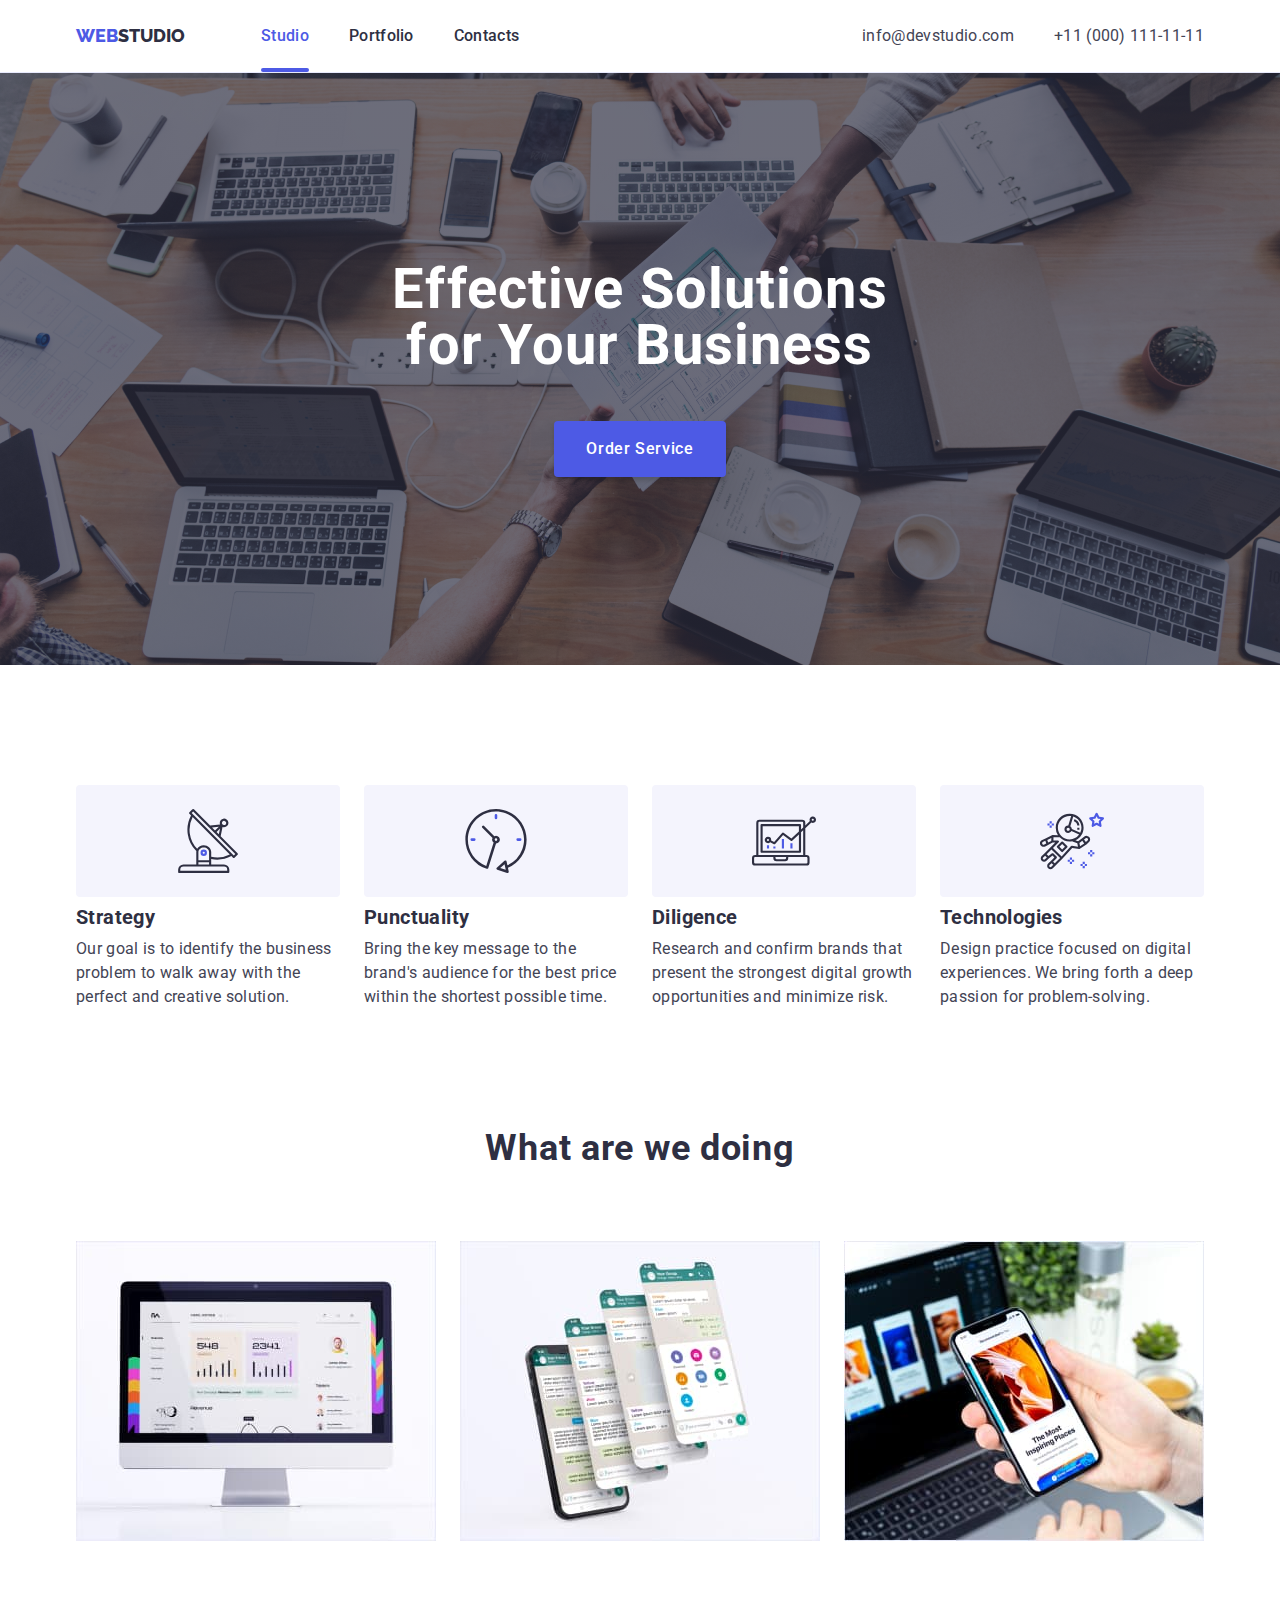
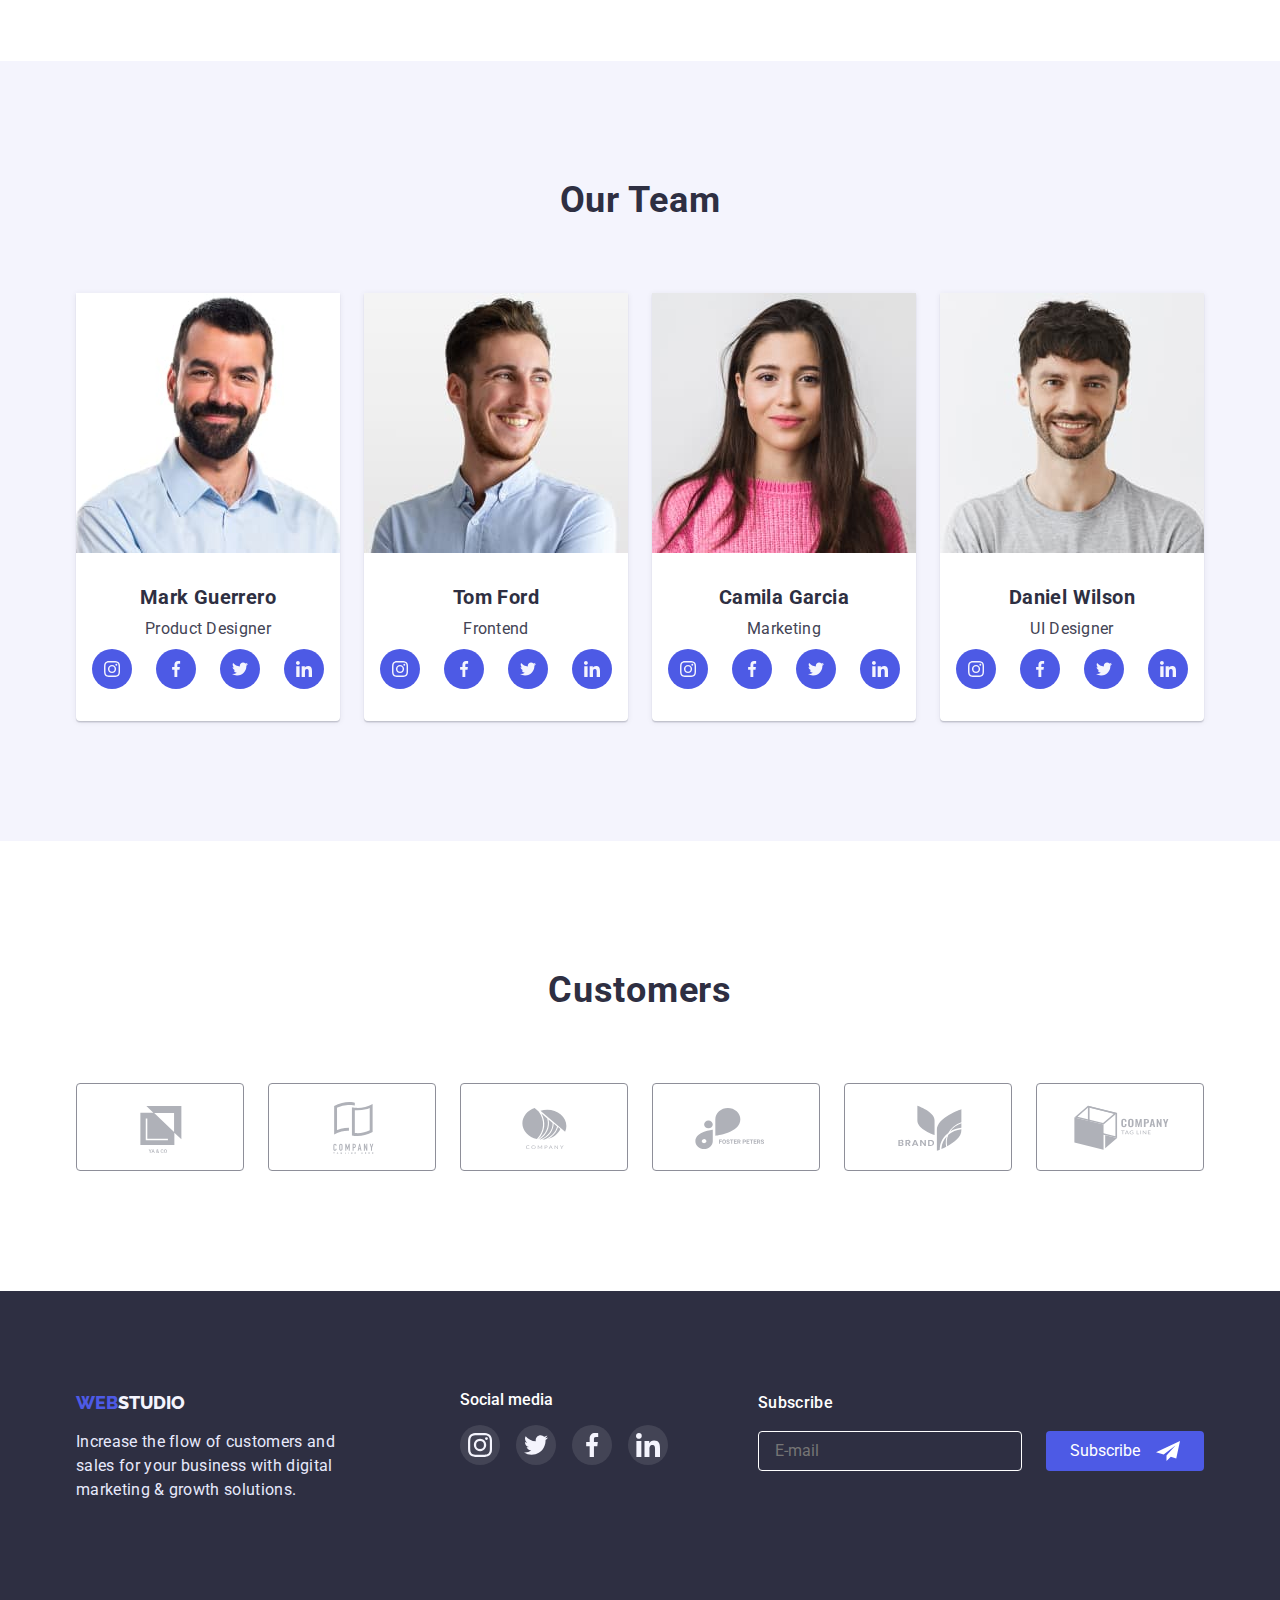
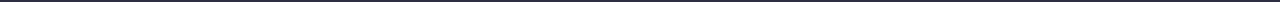
<file: index.html>
<!DOCTYPE html>
<html lang="en">
<head>
    <meta charset="UTF-8">
    <meta http-equiv="X-UA-Compatible" content="IE=edge">
    <meta name="main page" content="width=device-width, initial-scale=1.0">
    <link rel="stylesheet" href="https://cdn.jsdelivr.net/npm/modern-normalize@1.1.0/modern-normalize.min.css">
    <link rel="preconnect" href="https://fonts.googleapis.com">
    <link rel="preconnect" href="https://fonts.gstatic.com" crossorigin>
    <link href="https://fonts.googleapis.com/css2?family=Raleway:wght@800&family=Roboto:wght@400;500;700;900&display=swap" rel="stylesheet">
    <link rel="stylesheet" href="./style/style.css">
    <title>Document</title>
</head>
<body>
    <header class="header">
        <div class="container box-header">
            <a href="index.html" class="logo logo-header"><span class="logo-web">Web</span>Studio</a>
            <nav>
                <ul class="box-nav-link">
                    <li class="box-nav-link-li"><a class="nav-link current" href="index.html">Studio</a></li>
                    <li class="box-nav-link-li"><a class="nav-link" href="portfolio.html">Portfolio</a></li>
                    <li class="box-nav-link-li"><a class="nav-link" href="#">Contacts</a></li>
                    
                </ul>
            </nav>
            <ul class="box-contact-link">
                <li> <a class="contact-link" href="info@devstudio.com">info@devstudio.com</a></li>
                <li> <a class="contact-link number-link" href="tel:+110001111111">+11 (000) 111-11-11</a></li>
            </ul>
        </div>
    </header>
    <main>
        <section class="section-title">
            <div class="container box-title">
                <h1 class="section-title-text">Effective Solutions for Your Business</h1>
                <button class="button-index" type="button" data-modal-open>Order Service</button>
            </div>
        </section>
        <section class="section-characteristic" >
            <div class="container ">
                <h2 class="visually-hidden">Characteristics</h2>
                <ul class="box-haracteristic">
                    <li class="child-box-characteristic">
                        <div class="box-icon-characteristic">
                            <svg class="icon-characteristic" width="64" height="64">
                                <use href="./images/icons.svg#icon-antenna"></use>
                            </svg>
                        </div>
                        <h3 class="title-haracteristic">Strategy</h3>
                        <p class="content-characteristic">Our goal is to identify the business
                        problem to walk away with the perfect and creative solution.</p>
                    </li>
                    <li class="child-box-characteristic">
                        <div class="box-icon-characteristic">
                            <svg class="icon-characteristic" width="64" height="64">
                                <use href="./images/icons.svg#icon-clock"></use>
                            </svg>
                        </div>
                        <h3 class="title-haracteristic">Punctuality</h3>
                        <p class="content-characteristic">Bring the key message to the brand's audience for the best price within the shortest possible time.</p>
                    </li>
                    <li class="child-box-characteristic">
                        <div class="box-icon-characteristic">
                            <svg class="icon-characteristic" width="64" height="64">
                                <use href="./images/icons.svg#icon-diagram"></use>
                            </svg>
                        </div>
                        <h3 class="title-haracteristic">Diligence</h3>
                        <p class="content-characteristic">Research and confirm brands that present the strongest digital growth opportunities and minimize risk.</p>
                    </li>
                    <li class="child-box-characteristic">
                        <div class="box-icon-characteristic">
                            <svg class="icon-characteristic" width="64" height="64">
                                <use href="./images/icons.svg#icon-astronaut"></use>
                            </svg>
                        </div>
                        <h3 class="title-haracteristic">Technologies</h3>
                        <p class="content-characteristic">Design practice focused on digital experiences. We bring forth a deep passion for problem-solving.</p>
                    </li>
                </ul>
            </div>
        </section>
        <section class="section-doing">
           <div class="container box-doing"> 
                <h2 class="title-doing">What are we doing</h2>
                    <ul class="box-photo-doing">
                        <li class="child-box-photo-doing"><img src="./images/graphik.jpg" alt="graphik na komputeri" width="360" height="300"></li>
                        <li class="child-box-photo-doing"><img src="./images/telefonzkartynkamy.jpg" alt="telefon z katynkamy" width="360" height="300"></li>
                        <li class="child-box-photo-doing"><img src="./images/telefon.jpg" alt="telefon" width="360" height="300"></li>
                    </ul>
             </div>
        </section>
        <section class="section-ourteam">
            <div class="container box-ourteam">
                <h2 class="title-ourteam">Our Team</h2>
                <ul class="box-block-our-team">
                    <li class="block-ourteam">
                        <img src="./images/markguerrero.jpg" alt="photo mark" width="264" height="260">
                        <div class="box-title-content-ourteam">
                            <h3 class="title-content-ourteam">Mark Guerrero</h3>
                            <p class="content-ourteam-characteristic">Product Designer</p>
                            <ul class="list-social-icon">
                                <li class="item-social-icon">
                                    <a href="" class="link-social-icon">
                                        <svg class="social-icon" width="16" height="16">
                                            <use href="./images/icons.svg#icon-instagram"></use>
                                        </svg>
                                    </a>
                                </li>
                                <li class="item-social-icon">
                                    <a href="" class="link-social-icon" >
                                        <svg class="social-icon" width="16" height="16">
                                            <use href="./images/icons.svg#icon-facebook" ></use>
                                        </svg>
                                    </a>
                                </li>
                                <li class="item-social-icon">
                                    <a href="" class="link-social-icon">
                                        <svg class="social-icon" width="16" height="16">
                                            <use href="./images/icons.svg#icon-twitter" ></use>
                                        </svg>
                                    </a>
                                </li>
                                <li class="item-social-icon">
                                    <a href="" class="link-social-icon">
                                        <svg class="social-icon" width="16" height="16">
                                            <use href="./images/icons.svg#icon-linkedin" ></use>
                                        </svg>
                                    </a>
                                </li>
                            </ul>
                        </div>
                    </li>
                    <li class="block-ourteam">
                        <img src="./images/tomford.jpg" alt="photo tom" width="264" height="260">
                        <div class="box-title-content-ourteam">
                            <h3 class="title-content-ourteam">Tom Ford</h3>
                            <p class="content-ourteam-characteristic">Frontend</p>
                            <ul class="list-social-icon">
                                <li class="item-social-icon">
                                    <a href="" class="link-social-icon">
                                        <svg class="social-icon" width="16" height="16">
                                            <use href="./images/icons.svg#icon-instagram"></use>
                                        </svg>
                                    </a>
                                </li>
                                <li class="item-social-icon">
                                    <a href="" class="link-social-icon">
                                        <svg class="social-icon" width="16" height="16">
                                            <use href="./images/icons.svg#icon-facebook"></use>
                                        </svg>
                                    </a>
                                </li>
                                <li class="item-social-icon">
                                    <a href="" class="link-social-icon">
                                        <svg class="social-icon" width="16" height="16">
                                            <use href="./images/icons.svg#icon-twitter"></use>
                                        </svg>
                                    </a>
                                </li>
                                <li class="item-social-icon">
                                    <a href="" class="link-social-icon">
                                        <svg class="social-icon" width="16" height="16">
                                            <use href="./images/icons.svg#icon-linkedin"></use>
                                        </svg>
                                    </a>
                                </li>
                            </ul>
                        </div>
                    </li>
                    <li class="block-ourteam">
                        <img src="./images/camilagarcia.jpg" alt="photo Camilla" width="264" height="260">
                        <div class="box-title-content-ourteam">
                            <h3 class="title-content-ourteam">Camila Garcia </h3>
                            <p class="content-ourteam-characteristic"> Marketing</p>
                            <ul class="list-social-icon">
                                <li class="item-social-icon">
                                    <a href="" class="link-social-icon">
                                        <svg class="social-icon" width="16" height="16">
                                            <use href="./images/icons.svg#icon-instagram"></use>
                                        </svg>
                                    </a>
                                </li>
                                <li class="item-social-icon">
                                    <a href="" class="link-social-icon">
                                        <svg class="social-icon" width="16" height="16">
                                            <use href="./images/icons.svg#icon-facebook"></use>
                                        </svg>
                                    </a>
                                </li>
                                <li class="item-social-icon">
                                    <a href="" class="link-social-icon">
                                        <svg class="social-icon" width="16" height="16">
                                            <use href="./images/icons.svg#icon-twitter"></use>
                                        </svg>
                                    </a>
                                </li>
                                <li class="item-social-icon">
                                    <a href="" class="link-social-icon">
                                        <svg class="social-icon" width="16" height="16">
                                            <use href="./images/icons.svg#icon-linkedin"></use>
                                        </svg>
                                    </a>
                                </li>
                            </ul>
                        </div>
                    </li>
                    <li class="block-ourteam">
                        <img src="./images/danielwilson.jpg" alt="Photo Daniel" width="264" height="260">
                        <div class="box-title-content-ourteam">
                            <h3 class="title-content-ourteam">Daniel Wilson</h3>
                            <p class="content-ourteam-characteristic">UI Designer</p>
                            <ul class="list-social-icon">
                                <li class="item-social-icon">
                                    <a href="" class="link-social-icon">
                                        <svg class="social-icon" width="16" height="16">
                                            <use href="./images/icons.svg#icon-instagram"></use>
                                        </svg>
                                    </a>
                                </li>
                                <li class="item-social-icon">
                                    <a href="" class="link-social-icon">
                                        <svg class="social-icon" width="16" height="16">
                                            <use href="./images/icons.svg#icon-facebook"></use>
                                        </svg>
                                    </a>
                                </li>
                                <li class="item-social-icon">
                                    <a href="" class="link-social-icon">
                                        <svg class="social-icon" width="16" height="16">
                                            <use href="./images/icons.svg#icon-twitter"></use>
                                        </svg>
                                    </a>
                                </li>
                                <li class="item-social-icon">
                                    <a href="" class="link-social-icon">
                                        <svg class="social-icon" width="16" height="16">
                                            <use href="./images/icons.svg#icon-linkedin"></use>
                                        </svg>
                                    </a>
                                </li>
                            </ul>
                        </div>
                    </li>
                </ul>
            </div>
        </section>
        <section class="container section-customers">
            <h2 class="title-customers">Customers</h2>
            <ul class="list-customers">
                <li>
                    <a class="list-customer-links" href="">
                        <svg class="icon-list-customers"> 
                            <use href="./images/icons.svg#icon-ya-co"></use>
                        </svg>
                    </a>
                </li>
                <li>
                    <a class="list-customer-links" href="">
                        <svg class="icon-list-customers">
                            <use href="./images/icons.svg#icon-tagline-here"></use>
                        </svg>
                    </a>
                </li>
                <li>
                    <a class="list-customer-links" href="">
                        <svg class="icon-list-customers">
                            <use href="./images/icons.svg#icon-company"></use>
                        </svg>
                    </a>
                </li>
                <li>
                    <a class="list-customer-links" href="">
                        <svg class="icon-list-customers">
                            <use href="./images/icons.svg#icon-forest-peters"></use>
                        </svg>
                    </a>
                </li>
                <li>
                    <a class="list-customer-links" href="">
                        <svg class="icon-list-customers">
                            <use href="./images/icons.svg#icon-brand"></use>
                        </svg>
                    </a>
                </li>
                <li>
                    <a class="list-customer-links" href="">
                        <svg class="icon-list-customers">
                            <use href="./images/icons.svg#icon-logo-company"></use>
                        </svg>
                    </a>
                </li>
            </ul>
        </section>
    </main>
    <footer class="footer">
        <div class="container container-footer">
            <div>
                <a href="index.html" class="logo logo-footer"> <span class="logo-web">Web</span>Studio</a>
                <p class="content-footer">Increase the flow of customers and sales for your business with digital marketing & growth solutions.</p>
            </div>
            <div class="container-links-footer">
                <p class="text-content-footer">Social media</p>
                <ul class="list-icon-footer">
                    <li>
                        <a href="" class="links-icon-footer">
                            <svg class="icons-footer"  width="24" height="24">
                                    <use href="./images/icons.svg#icon-instagram"></use>

                        </svg>
                        </a>
                    </li>
                    <li>
                        <a href="" class="links-icon-footer">
                            <svg class="icons-footer" width="24" height="24"> 
                                <use href="./images/icons.svg#icon-twitter"></use>
                            </svg>
                        </a>
                    </li>
                    <li>
                        <a href="" class="links-icon-footer">
                            <svg class="icons-footer" width="24" height="24"> 
                                <use href="./images/icons.svg#icon-facebook"></use>
                            </svg>
                        </a>
                    </li>
                    <li>
                        <a href="" class="links-icon-footer">
                            <svg class="icons-footer" width="24" height="24">
                                <use href="./images/icons.svg#icon-linkedin"></use>
                            </svg>
                        </a>
                    </li>
                </ul>
            </div>
            <div class="item-list-footer-subscribe item-footer">
                <form class="form-email-input-footer" name="email-subscribe">
                    <label for="subscribe_email" class="text-subscribe">Subscribe</label>
                    <span class="box-input-button-footer">
                        <input type="email" class="form-input-footer" name="subscribe_email" id="subscribe_email"
                            placeholder="E-mail">
                        <button type="submit" class="button-subscribe-footer">Subscribe
                            <svg class="icon-subscribe-footer" width="24" height="24">
                                <use href="./images/icons.svg#icon-email_footer"></use>
                            </svg>
                        </button>
                    </span>
                </form>
            </div>
        </div>
    </footer>
    <div class="backdrop is-hidden" data-modal>
        <div class="modal">
            <button type="button" class="modal-closed-btn" data-modal-close >
                <svg class="modal-close-btn-icon" width="8" height="8">
                    <use href="./images/icons.svg#icon-close-button" ></use>
                </svg>
            </button>
            <form class="modal-form">  
                <p class="title-form"> Leave your contacts and we will call you back</p>
                <label for="user_name" class="modal-form-field">Name</label>
                <span class="modal-form-input-desc">
                    <input type="text" 
                    name="user_name"
                    id="user_name"
                    required
                    pattern="[a-zA-Zа-яА-яіІїЇ]+"
                    minlength="2"
                    class="modal-form-input"/>
                    <svg class="modal-icon" width="18" height="24">
                        <use href="./images/icons.svg#icon-person"></use>
                    </svg>
                </span>
                
          
                <label for="user_phone" class="modal-form-field">Phone</label>
                    <span class="modal-form-input-desc">
                        <input  
                            type="tel"
                            name="user_phone" 
                            id="user_phone"
                            pattern="[0-9]{3}-[0-9]{3}-[0-9]{2}-[0-9]{2}"
                            title="xxx-xxx-xx-xx"
                            class="modal-form-input" />
                        <svg class="modal-icon" width="18" height="24">
                            <use href="./images/icons.svg#icon-phone"></use>
                        </svg>
                    </span>

                <label for="user_email" class="modal-form-field">Email</label>
                    <span class="modal-form-input-desc">
                        <input 
                            type="email" 
                            id="user_email" 
                            class="modal-form-input"
                            name="user_email"
                            required
                        >
                        <svg class="modal-icon" width="18" height="24">
                            <use href="./images/icons.svg#icon-email" ></use>
                        </svg>
                    </span>
                
                <label for="user_message" class="modal-form-field">Comment</label>
                    <textarea 
                    name="user_message" 
                    id="user_message" 
                    class="model-textarea" 
                    placeholder="Text input"
                    ></textarea>
                
                <input type="checkbox" id="user_policy" name="user_policy" class="model-checkbox visually-hidden" required>
                <label for="user_policy" class="model-policy">I accept the terms and conditions of the&nbsp;<a href="#">Privacy
                        Policy</a></label>
                
                <button type="submit" class="model-button-send">Send</button>
                
            </form>
        </div>
    </div>
    <script src="./js/modal.js"></script>
</body>
</html>
</file>
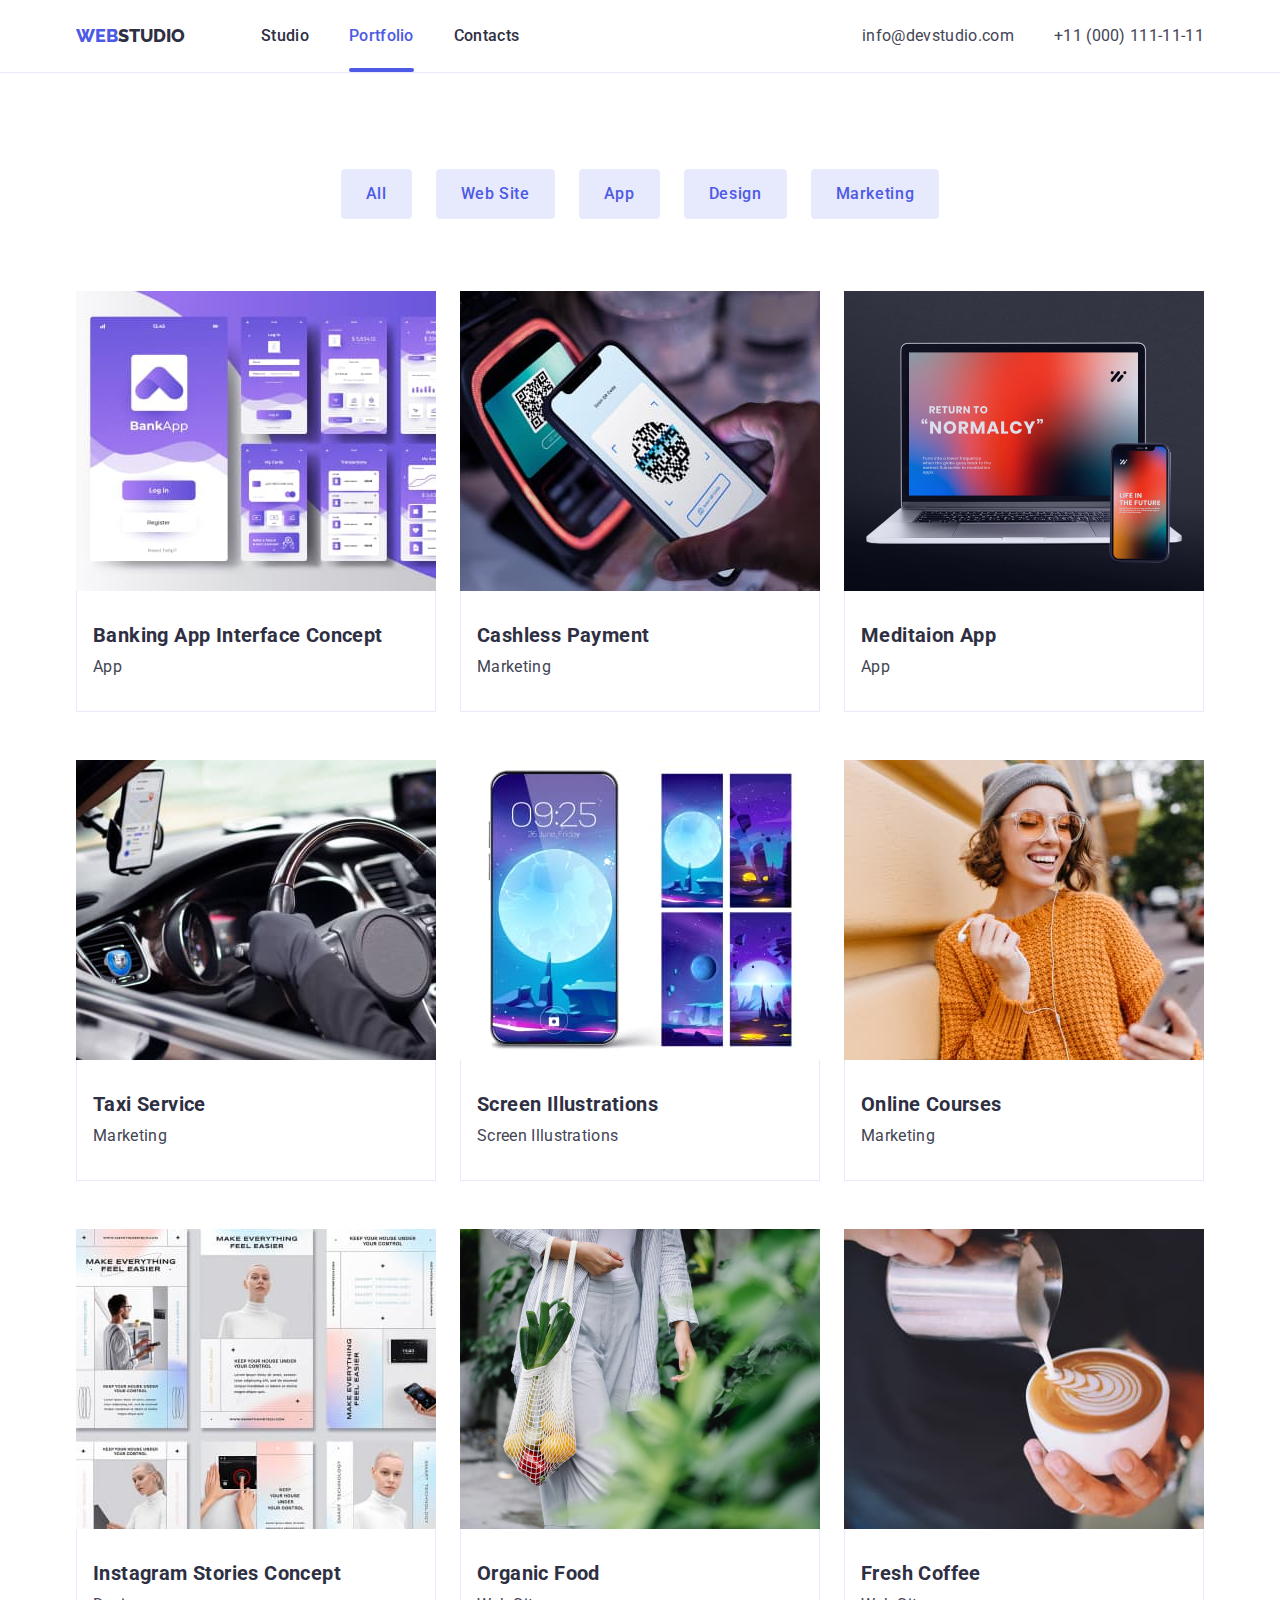
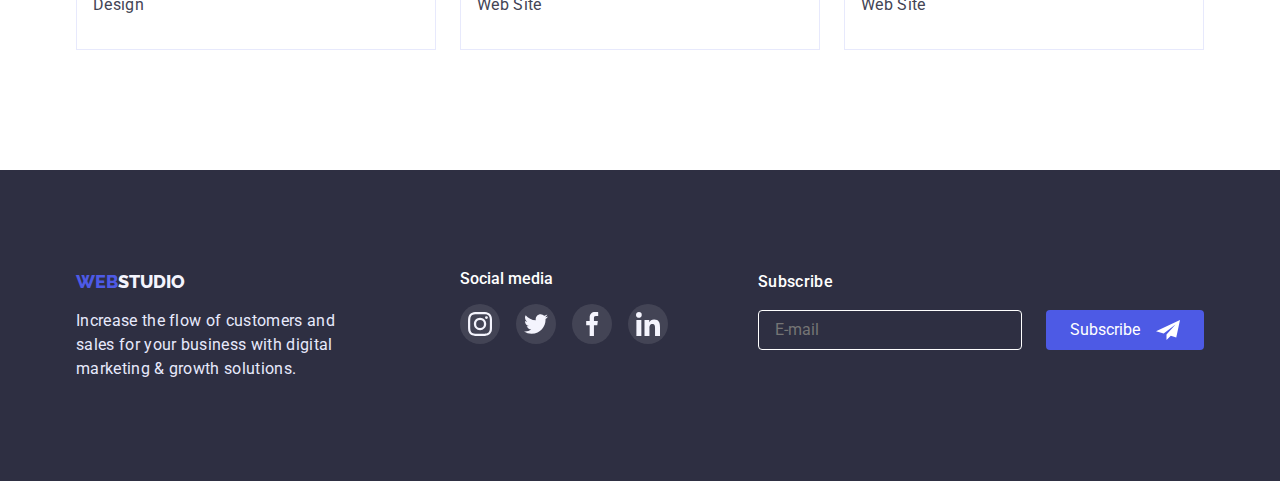
<file: portfolio.html>
<!DOCTYPE html>
<html lang="en">
<head>
    <meta charset="UTF-8">
    <meta http-equiv="X-UA-Compatible" content="IE=edge">
    <meta name="viewport" content="width=device-width, initial-scale=1.0">
    <link rel="stylesheet" href="https://cdn.jsdelivr.net/npm/modern-normalize@1.1.0/modern-normalize.min.css">
    <link rel="preconnect" href="https://fonts.googleapis.com">
    <link rel="preconnect" href="https://fonts.gstatic.com" crossorigin>
    <link href="https://fonts.googleapis.com/css2?family=Raleway:wght@800&family=Roboto:wght@400;500;700;900&display=swap" rel="stylesheet">
    <link rel="stylesheet" href="./style/style.css">
    <title>Document</title>
</head>
<body>
    <header class="header">
        <div class="container box-header">
            <a href="index.html" class="logo logo-header"><span class="logo-web">Web</span>Studio</a>
            <nav>
                <ul class="box-nav-link">
                    <li class="box-nav-link-li"><a class="nav-link" href="index.html">Studio</a></li>
                    <li class="box-nav-link-li"><a class="nav-link current" href="portfolio.html">Portfolio</a></li>
                    <li class="box-nav-link-li"><a class="nav-link" href="#">Contacts</a></li>
                    
                </ul>
            </nav>
            <ul class="box-contact-link">
                <li> <a class="contact-link" href="info@devstudio.com">info@devstudio.com</a></li>
                <li> <a class="contact-link number-link" href="tel:+110001111111">+11 (000) 111-11-11</a></li>
            </ul>
        </div>
    </header>
    <main>
        <section class="section-main-portfolio">
            <div class="container ">

                <h2 class="visually-hidden">Filters</h2>
                <ul class="box-button-portfolio">
                    <li class="button-portfolio-filters">
                        <button class="button-portfolio" type="button">All</button>
                    </li>
                    <li class="button-portfolio-filters">
                        <button class="button-portfolio" type="button">Web Site</button>
                    </li>
                    <li class="button-portfolio-filters">
                        <button class="button-portfolio" type="button">App</button>
                    </li>
                    <li class="button-portfolio-filters">
                        <button class="button-portfolio" type="button">Design</button>
                    </li>
                    <li class="button-portfolio-filters">
                        <button class="button-portfolio" type="button">Marketing</button>
                    </li>
                </ul>
                <ul class="box-photo-portfolio">
                    <li class="child-box-photo-portfolio">
                        <a href="#" class="child-box-overlay-a">
                            <div class="list-text-overlay-child-box">
                                <img src="./images/fioletfon.jpg" alt="qrkode" width="360" height="300">
                                <p class="overlay-child-box-photo-portfolio">
                                    14 Stylish and User-Friendly App Design Concepts · Task Manager App · Calorie Tracker App · Exotic Fruit
                                    Ecommerce App · Cloud Storage App
                                </p>
                            </div>
                            <div class="border-photo-portfolio"> <h3 class="title-portfolio">Banking App Interface Concept</h3>
                        <p class="content-portfolio">App</p>
                        </div>
                    </a>
                    </li>
                    <li class="child-box-photo-portfolio">
                        <a href="#" class="child-box-overlay-a">
                        <div class="list-text-overlay-child-box">
                            <img src="./images/qrkode.jpg" alt="qrkode" width="360" height="300">
                                <p class="overlay-child-box-photo-portfolio">
                                    14 Stylish and User-Friendly App Design Concepts · Task Manager App · Calorie Tracker App · Exotic Fruit Ecommerce App · Cloud Storage App
                                </p>
                        </div>
                        <div class="border-photo-portfolio"> 
                            <h3 class="title-portfolio">Cashless Payment</h3>
                           <p class="content-portfolio">Marketing</p>
                        </div>
                      </a>
                    </li>
                    <li class="child-box-photo-portfolio">
                        <a href="#" class="child-box-overlay-a">
                        <div class="list-text-overlay-child-box">
                            <img src="./images/komputer.jpg" alt="qrkode" width="360" height="300">
                            <p class="overlay-child-box-photo-portfolio">
                                14 Stylish and User-Friendly App Design Concepts · Task Manager App · Calorie Tracker App · Exotic Fruit
                                Ecommerce App · Cloud Storage App
                            </p>
                        </div>
                        
                        <div class="border-photo-portfolio"> <h3 class="title-portfolio">Meditaion App</h3>
                        <p class="content-portfolio">App</p>
                        </div>
                        </a>
                    </li>
                    <li class="child-box-photo-portfolio">
                        <a href="#" class="child-box-overlay-a">
                            <div class="list-text-overlay-child-box">
                                <img src="./images/kermo.jpg" alt="qrkode" width="360" height="300">
                                <p class="overlay-child-box-photo-portfolio">
                                    14 Stylish and User-Friendly App Design Concepts · Task Manager App · Calorie Tracker App · Exotic Fruit
                                    Ecommerce App · Cloud Storage App
                                </p>
                            </div>
                        <div class="border-photo-portfolio"> <h3 class="title-portfolio">Taxi Service</h3>
                        <p class="content-portfolio">Marketing</p>
                        </div>
                        </a>
                    </li>
                    <li class="child-box-photo-portfolio">
                        <a href="#" class="child-box-overlay-a">
                            <div class="list-text-overlay-child-box">
                                <img src="./images/telefonshpalery.jpg" alt="qrkode" width="360" height="300">
                                <p class="overlay-child-box-photo-portfolio">
                                    14 Stylish and User-Friendly App Design Concepts · Task Manager App · Calorie Tracker App · Exotic Fruit
                                    Ecommerce App · Cloud Storage App
                                </p>
                            </div>
                           <div class="border-photo-portfolio"> <h3 class="title-portfolio">Screen Illustrations</h3>
                        <p class="content-portfolio">Screen Illustrations</p>
                        </div>
                        </a>
                    </li>
                    <li class="child-box-photo-portfolio">
                        <a href="#" class="child-box-overlay-a">
                            <div class="list-text-overlay-child-box">
                                <img src="./images/divczyna.jpg" alt="qrkode" width="360" height="300">
                                <p class="overlay-child-box-photo-portfolio">
                                    14 Stylish and User-Friendly App Design Concepts · Task Manager App · Calorie Tracker App · Exotic Fruit
                                    Ecommerce App · Cloud Storage App
                                </p>
                            </div>
                       
                        <div class="border-photo-portfolio"> <h3 class="title-portfolio">Online Courses</h3>
                        <p class="content-portfolio">Marketing</p>
                        </div>
                        </a>
                    </li>
                    <li class="child-box-photo-portfolio">
                    <a href="#" class="child-box-overlay-a">
                        <div class="list-text-overlay-child-box">
                            <img src="./images/fotokontent.jpg" alt="qrkode" width="360" height="300">
                            <p class="overlay-child-box-photo-portfolio">
                                14 Stylish and User-Friendly App Design Concepts · Task Manager App · Calorie Tracker App · Exotic Fruit
                                Ecommerce App · Cloud Storage App
                            </p>
                        </div>
                        
                        <div class="border-photo-portfolio"> <h3 class="title-portfolio">Instagram Stories Concept</h3>
                        <p class="content-portfolio">Design</p>
                        </div>
                    </a>
                    </li>
                    <li class="child-box-photo-portfolio">
                        <a href="#" class="child-box-overlay-a">
                            <div class="list-text-overlay-child-box">
                                <img src="./images/divczynaifrukty.jpg" alt="qrkode" width="360" height="300">
                                <p class="overlay-child-box-photo-portfolio">
                                    14 Stylish and User-Friendly App Design Concepts · Task Manager App · Calorie Tracker App · Exotic Fruit
                                    Ecommerce App · Cloud Storage App
                                </p>
                            </div>
                        
                        <div class="border-photo-portfolio"> <h3 class="title-portfolio">Organic Food</h3>
                        <p class="content-portfolio">Web Site</p>
                        </div>
                        </a>
                    </li>
                    <li class="child-box-photo-portfolio">
                        <a href="#" class="child-box-overlay-a">
                            <div class="list-text-overlay-child-box">
                                <img src="./images/kawa.jpg" alt="qrkode" width="360" height="300">
                                <p class="overlay-child-box-photo-portfolio">
                                    14 Stylish and User-Friendly App Design Concepts · Task Manager App · Calorie Tracker App · Exotic Fruit
                                    Ecommerce App · Cloud Storage App
                                </p>
                            </div>
                       
                        <div class="border-photo-portfolio"> <h3 class="title-portfolio">Fresh Coffee</h3>
                        <p class="content-portfolio">Web Site</p>
                        </div>
                        </a>
                    </li>
                </ul>
            </div>
        </section>
     </main>
    <footer class="footer">
        <div class="container container-footer">
            <div>
                <a href="index.html" class="logo logo-footer"> <span class="logo-web">Web</span>Studio</a>
                <p class="content-footer">Increase the flow of customers and sales for your business with digital marketing
                    & growth solutions.</p>
            </div>
            <div class="container-links-footer">
                <p class="text-content-footer">Social media</p>
                <ul class="list-icon-footer">
                    <li>
                        <a href="" class="links-icon-footer">
                            <svg class="icons-footer" width="24" height="24">
                                <use href="./images/icons.svg#icon-instagram"></use>
    
                            </svg>
                        </a>
                    </li>
                    <li>
                        <a href="" class="links-icon-footer">
                            <svg class="icons-footer" width="24" height="24">
                                <use href="./images/icons.svg#icon-twitter"></use>
                            </svg>
                        </a>
                    </li>
                    <li>
                        <a href="" class="links-icon-footer">
                            <svg class="icons-footer" width="24" height="24">
                                <use href="./images/icons.svg#icon-facebook"></use>
                            </svg>
                        </a>
                    </li>
                    <li>
                        <a href="" class="links-icon-footer">
                            <svg class="icons-footer" width="24" height="24">
                                <use href="./images/icons.svg#icon-linkedin"></use>
                            </svg>
                        </a>
                    </li>
                </ul>
            </div>
            <div class="item-list-footer-subscribe item-footer">
                <form class="form-email-input-footer" name="email-subscribe">
                    <label for="subscribe_email" class="text-subscribe">Subscribe</label>
                    <span class="box-input-button-footer">
                        <input type="email" class="form-input-footer" name="subscribe_email" id="subscribe_email"
                            placeholder="E-mail">
                        <button type="submit" class="button-subscribe-footer">Subscribe
                            <svg class="icon-subscribe-footer" width="24" height="24">
                                <use href="./images/icons.svg#icon-email_footer"></use>
                            </svg>
                        </button>
                    </span>
                </form>
            </div>
        </div>
    </footer>
</body>
</html>
</file>
<file: style/style.css>
:root {
    --color-text-primary: #2E2F42;
    --color-text-original: #434455;
    --color-text-first:#4D5AE5;
    --color-text-second:#E7E9FC;
    --color-text-logo-footer:#F4F4FD;
    --color-text-main:#FFFFFF;
    --background-color-primary: #ffffff;
    --background-color-button-index:#4D5AE5;
    --background-color-title:#2E2F42;
    --background-color-team:#F4F4FD;
    --background-color-footer:#2E2F42;
    --color-text-hover-link:#4D5AE5;
    --background-color-button-index-hover:#404BBF;
    --color-text-button-portfolio:#4D5AE5;
    --color-text-button-portfolio-hover: #FFFFFF;
    --background-color-button-portfolio: #E7E9FC;
    --background-color-button-portfolio-hover: #404BBF;
    --border-color-button-portfolio: #E7E9FC;
    --background-color-links-icon-footer-hover-focus:#31D0AA;
    --transition-duration: 250ms;
    --transition: 250ms cubic-bezier(0.4, 0, 0.2, 1);
    --background-color-x:  #404BBF;
    --background-color-modal:#FCFCFC;
}


h1,h2,h3,h4,p {
    margin-top: 0;
    margin-bottom: 0;
    cursor: pointer;
}

ul,ol {
    margin-top: 0;
    margin-bottom: 0;
    padding-left: 0;
    list-style: none;
}

a {
    text-decoration: none;
}

img {
    display: block;
}

button{
    cursor: pointer;
}
body {
    font-family: 'Roboto';
    font-style: normal;
    font-weight: 500;
    color: var(--color-text-primary);
    background-color: var(--background-color-primary);
}


.container {
    width: 1158px;
    margin-right: auto;
    margin-left: auto;
    padding-left: 15px;
    padding-right: 15px;

}


/*header*/

.header {
    border-bottom: 1px solid #E7E9FC;
    padding-top: 24px;
    padding-bottom: 24px;
    width: 100%;
   
}

.box-header{
    display: flex;
    align-items: center;
    
}


.logo {
    font-family: 'Raleway';
    font-weight: 800;
    font-size: 18px;
    line-height: 1.3;
    text-transform: uppercase;
    text-decoration: none;
    margin-right: 76px;
}


.logo-header {
    color: var(--color-text-primary);
}


.logo-web {
    color: var(--color-text-first);
}


.box-nav-link{
    display:flex;
}



.box-nav-link-li{
    margin-right: 40px;
}

.nav-link {
    font-size: 16px;
    line-height: 1.5;
    letter-spacing: 0.02em;
    text-decoration: none;
    color: var(--color-text-primary);
    transition: color var(--transition) ;
}


.nav-link:hover,.nav-link:focus,.nav-link:active {
    color: var(--color-text-hover-link);

}

.current {
    position: relative;
    color: var(--color-text-hover-link);
}

.current::after{
position: absolute;
bottom: 0;
display: block;
width: 100%;
height: 4px;
border-radius: 2px;
background-color: var(--background-color-button-index);
content: '';
transform:translateY(27px) ;
}

.box-contact-link{
   display:flex;
   margin-left: auto; 
}


.contact-link {
    font-weight: 400;
    font-size: 16px;
    line-height: 1.5;
    letter-spacing: 0.02em;
    color: var(--color-text-original);
    text-decoration: none;
    transition: color var(--transition);
    
}

.contact-link:hover,.contact-link:focus,.contact-link:active {
color:var(--color-text-hover-link);
}

.number-link{
    margin-left: 40px;
}


/*main*/



.section-title {
    background-image:linear-gradient(rgba(46, 47, 66, 0.7),rgba(46, 47, 66, 0.7)), url("../images/people-office.jpg");
    display: block;
    background-repeat: no-repeat;
    background-position: center center;
    background-size:1440px;
    padding-top: 188px;
    padding-bottom: 188px;
}

.box-title{
    display: flex;
    flex-direction:column ;
    align-items: center;
}



.section-title-text {
    font-weight: 700;
    font-size: 56px;
    line-height: 1;
    letter-spacing: 0.02em;
    color: var(--color-text-main);
    width: 498px;
    margin-bottom: 48px;
    text-align: center;
}


.button-index {
    font-weight: 500;
    font-size: 16px;
    line-height: 1.5;
    letter-spacing: 0.04em;
    color: var(--color-text-main);
    background-color: var(--background-color-button-index);
    box-shadow: 0px 4px 4px rgba(0, 0, 0, 0.15);
    border-radius: 4px;
    cursor: pointer;
    padding: 16px 32px;
    border: none;
    transition: background-color var(--transition);
}


.button-index:hover,.button-index:focus,.button-index:active {
    background-color: var(--background-color-button-index-hover);
}


.box-haracteristic{
    display: flex;
}
 .box-icon-characteristic {
    width: 264px;
    display: flex;
    justify-content: center;
    align-items: center;
    margin-bottom: 8px;
    height: 112px;
    background: #F4F4FD;
    border-radius: 4px;
 }
.section-characteristic{
    padding-top: 120px;
    padding-bottom: 120px;
}

.visually-hidden {
    position: absolute;
    white-space: nowrap;
    width: 1px;
    height: 1px;
    overflow: hidden;
    border: 0;
    padding: 0;
    clip: rect(0 0 0 0);
    clip-path: inset(50%);
    margin: -1px;
}


.child-box-characteristic:not(:last-child){
    margin-right: 24px;

}


.title-haracteristic{
    font-size: 20px;
    letter-spacing: 0.02em;
    line-height: 1.2;
    margin-bottom: 8px;
}

.content-characteristic {
    color:var(--color-text-original);
    font-weight: 400;
    font-size: 16px;
    line-height: 1.5;
    letter-spacing: 0.02em;
    width: 264px;
}


.section-doing{
    padding-bottom: 120px;
}

.box-photo-doing{
    display: flex;
}

.child-box-photo-doing:not(:last-child){
margin-right: 24px;
}

.box-doing{
    display: flex;
    flex-direction: column;
}


.title-doing {
    color:var(--color-text-primary);
    line-height:1.11;
    letter-spacing: 0.02em;
    font-weight: 700;
    font-size: 36px;
    margin-bottom: 72px;
    text-align: center;
}

.section-ourteam{
    background-color: var(--background-color-team);
    padding-top: 120px;
    padding-bottom: 120px;
}

.box-ourteam{
    display: flex;
    flex-direction: column;
}

.box-block-our-team{
    display: flex;
}

.title-ourteam {
    color: var(--color-text-primary);
    line-height: 1.11;
    letter-spacing: 0.02em;
    font-weight: 700;
    font-size: 36px;
    margin-bottom: 72px;
    text-align: center;
}

.title-content-ourteam {
    font-size: 20px;
    line-height: 1.2;
    letter-spacing: 0.02em;
    margin-bottom: 8px;

}

.content-ourteam-characteristic {
    font-weight: 400;
    font-size: 16px;
    line-height: 1.5;
    letter-spacing: 0.02em;
    color:var(--color-text-original);
    margin-bottom: 8px;
}




.box-title-content-ourteam{
    padding-top: 32px;
    padding-bottom: 32px;
    display: flex;
    flex-direction: column;
    align-items: center;
}


.list-social-icon{
    display: flex;
    justify-content: center;
    gap:24px;
}
.link-social-icon{
    background: #4D5AE5;
    height: 40px;
    width: 40px;
    display: flex;
    justify-content: center;
    align-items: center;
    border-radius: 50%;
    transition: background-color var(--transition);
}

.social-icon{
fill: #F4F4FD;
}

.link-social-icon:hover, .link-social-icon:focus{
    background-color: #404BBF ;
}
.block-ourteam {
    display: flex;
    flex-direction: column;
    align-items: center;
    background-color: var(--background-color-primary);
    box-shadow: 0px 1px 6px rgba(46, 47, 66, 0.08), 0px 1px 1px rgba(46, 47, 66, 0.16), 0px 2px 1px rgba(46, 47, 66, 0.08);
    border-radius: 0px 0px 4px 4px;
}


.block-ourteam:not(:last-child){
    margin-right: 24px;
}
.section-customers {
    padding-top: 130px;
    padding-bottom: 120px;
}

.title-customers {
    font-size: 36px;
    line-height: 1.11;
    text-align: center;
    letter-spacing: 0.02em;
    margin-bottom: 72px;
}

.list-customers {
    display: flex;
    gap: 24px;
}

.list-customer-links {
    width: 168px;
    height: 88px;
    border: 1px solid #8E8F99;
    border-radius: 4px;
    display: flex;
    justify-content: center;
    align-items: center;
   transition: border-color var(--transition);
}

.list-customer-links:hover,
.list-customer-links:focus {
    border-color: #404BBF;
}

.list-customer-links:hover .icon-list-customers,
.list-customer-links:focus .icon-list-customers {
    fill: #404BBF;
}

.icon-list-customers {
    width: 104px;
    height: 56px;
    fill: #AFB1B8;
    transition: fill var(--transition);
}

/*footer*/

.box-footer{
    display: flex;
    flex-direction: column;
}

.logo-footer {
    display: block;
    color: var(--color-text-logo-footer);
    margin-bottom: 16px;
}
.container-footer{
display: flex;
}

.footer {
    background-color: var(--background-color-footer);
    padding-top: 100px;
    padding-bottom: 100px;
   
}
 .container-links-footer{
    margin-left: 120px;
 }
.content-footer {
    width: 264px;
    font-weight: 400;
    font-size: 16px;
    line-height:1.5;
    letter-spacing: 0.02em;
    color: var(--color-text-second);
    
}
.list-icon-footer{
    display:flex;
    gap: 16px;

}
.links-icon-footer{
    display:flex;
    width: 40px;
    height: 40px;
    background-color:rgba(255, 255, 255, 0.1) ;
    border-radius: 50%;
    align-items: center;
    justify-content: center;
    transition: background-color var(--transition);
}
.links-icon-footer:focus, .links-icon-footer:hover{
    background-color: var(--background-color-links-icon-footer-hover-focus);
}
.icons-footer{
    fill:#F4F4FD ;
   
}
.text-content-footer{
    color:#FFFFFF ;
    margin-bottom: 16px;
}

.item-list-footer-subscribe{
    margin-left: auto;
}

.text-subscribe{
    display: block;
    font-size: 16px;
    line-height: 1.5;
    letter-spacing: 0.02em;
    color: var(--color-text-main); 
    margin-bottom: 16px;
}

.form-input-footer{
    border: 1px solid #FFFFFF;
    border-radius: 4px;
    background-color: var(--background-color-footer);
    padding: 8px 16px;
    width: 264px;
    transition: border-color var(--transition);
    color: var(--color-text-main);
    outline: none;
}

.form-input-footer:focus{
    border-color: var(--background-color-button-index);
}


.button-subscribe-footer{
    padding: 8px 24px;
    display: flex;
    justify-content: center;
    align-items: center;
    gap: 16px;
    font-size: 16px;
    line-height: 1.5;
    color: var(--color-text-main);
    background: var(--background-color-button-index);
    border-radius: 4px;
    border: none;
    outline: none;
    transition: background-color var(--transition);
}

.button-subscribe-footer:hover, .button-subscribe-footer:focus{
    background-color: var(--background-color-button-index-hover);
}

.box-input-button-footer{
    display: flex;
    gap: 24px;
}


/* ==============MODAL_WINDOW============== */

.backdrop{
    position: fixed;
    top: 0;
    left: 0;
    width: 100%;
    height: 100%;
    background-color: rgba(46, 47, 66, 0.4);
    z-index: 100;
    transition: visibility var(--transition), opacity var(--transition);
}
   .backdrop.is-hidden{
    opacity: 0;
    visibility: hidden;
    pointer-events: none;

   }
.modal{
    width: 408px;
    height: 576px;
    position: absolute;
    top: 50%;
    left: 50%;
    transform: translate(-50%, -50%);
    background-color: var(--background-color-modal);
}

.modal-closed-btn{
    position:absolute;
    top: 24px;
    right: 24px;
    
    border:1px solid rgba(0, 0, 0, 0.1); 
    border-radius: 50%;
    padding: 0;
    width: 24px;
    height: 24px;
    display: flex;
    justify-content: center;
    align-items: center;
    transition: background-color var(--transition); 

}

.modal-close-btn-icon{
    transition: fill var(--transition);
}
.modal-closed-btn:hover,
.modal-closed-btn:focus{
    
    background-color: var(--background-color-x);
}

.modal-closed-btn:hover .modal-close-btn-icon,
.modal-closed-btn:focus .modal-close-btn-icon{
    fill: var(--color-text-button-portfolio-hover);
  
}
.modal-form {
    display: flex;
    flex-direction: column;
    padding-top: 72px;
    padding-bottom: 24px;
    padding-left: 24px;
    padding-right: 24px;

}

.title-form{
    font-size: 16px;
    line-height: 1.5;
    text-align: center;
    letter-spacing: 0.02em;
    color: #2E2F42;
    margin-bottom: 16px;
}
.modal-form-field{
    font-weight: 400;
     font-size: 12px;
    line-height: 1.17;
    letter-spacing: 0.04em;
    color: #8E8F99;
    margin-bottom: 4px;
}

.modal-form-input-desc{
    position: relative;
    margin-bottom: 8px;
}
 .modal-form-input{
    padding-left: 38px;
    width: 100%;
    height: 40px;
    border: 1px solid rgba(33, 33, 33, 0.2);
    border-radius: 4px;
    outline: none;
    transition: border-color var(--transition);
}

.modal-form-input:focus{
    border-color: var(--background-color-button-index);

}

.modal-icon{
    position: absolute;
    left: 16px;
    top: 50%;
    transform: translateY(-50%);
    transition: fill var(--transition);
}
 
.modal-form-input:focus + .modal-icon{
    fill: var(--background-color-button-index);
}

.model-textarea{
    padding-top: 16px;
    padding-left: 8px;
    resize: none;
    width: 100%;
    height: 120px;
    border: 1px solid rgba(33, 33, 33, 0.2);
    border-radius: 4px;
    font-weight: 400;
    font-size: 12px;
    line-height: 1.17;
    letter-spacing: 0.04em;
    margin-bottom: 16px;
    transition: border-color var(--transition);
    outline: none;
}

.model-textarea:focus{
    border-color: var(--background-color-button-index);
}

.model-policy{
    display: flex;
    justify-content: center;
    align-items: center;
    font-weight: 400;
    font-size: 12px;
    line-height: 1.17;
    letter-spacing: 0.04em;
    color: #757575;
    margin-bottom: 24px;
}

.model-policy::before{
    display: block;
    content: '';
    width: 16px;
    height: 16px;
    border-radius: 2px;
    background-image: url(../images/marck_check.svg);
    margin-right: 8px;
    cursor: pointer;
    transition: background-image var(--transition);
}

.model-checkbox:checked + .model-policy::before{
    background-image: url(../images/marck_check_focus.svg);
}

.model-button-send{
    margin-right: auto;
    margin-left: auto;
    width: 169px;
    height: 56px;
    background: var(--background-color-button-index);
    box-shadow: 0px 4px 4px rgba(0, 0, 0, 0.15);
    border-radius: 4px;
    letter-spacing: 0.04em;
    color: var(--background-color-primary);
    border: none;
    transition: background-color var(--transition);
}


.model-button-send:hover,
.model-button-send:focus {
    background-color: var(--background-color-button-index-hover);

}

/* ==============/MODAL_WINDOW============== */

/*portfolio*/


.section-main-portfolio {
    padding-top: 96px;
    padding-bottom: 120px;
}


.box-button-portfolio {
    display: flex;
    margin-bottom: 72px;
    justify-content: center;
}

.button-portfolio-filters:not(:last-child) {
    margin-right: 24px;
}

.button-portfolio {
    font-weight: 500;
    font-size: 16px;
    line-height: 1.5;
    letter-spacing: 0.04em;
    color: var(--color-text-button-portfolio);
    background-color: var(--background-color-button-portfolio);
    border: 1px solid var(--border-color-button-portfolio);
    border-radius: 4px;
    cursor: pointer;
    padding: 12px 24px;
    transition:box-shadow var(--transition), color var(--transition),background-color var(--transition) ;
}


.button-portfolio:hover,.button-portfolio:focus,.button-portfolio:active {
    box-shadow: 0px 3px 1px rgba(0, 0, 0, 0.1), 0px 2px 1px rgba(0, 0, 0, 0.08), 0px 2px 2px rgba(0, 0, 0, 0.12);
    color: var(--color-text-button-portfolio-hover);
    background-color: var(--background-color-button-portfolio-hover);
}

.title-portfolio {
    font-size: 20px;
    line-height: 1.2;
    letter-spacing: 0.02em;
    margin-bottom: 8px;
    color: #2E2F42;    
}


.box-photo-portfolio {
    display: flex;
    flex-wrap: wrap;
}


.child-box-photo-portfolio{
    position:relative;
    display: block;
    
}
.child-box-photo-portfolio:not(:nth-child(3n+3)){
    margin-right: 24px;
}

.child-box-photo-portfolio:hover .border-photo-portfolio, .child-box-photo-portfolio:focus .border-photo-portfolio{
    box-shadow: 0px 1px 6px rgba(46, 47, 66, 0.08), 0px 1px 1px rgba(46, 47, 66, 0.16), 0px 2px 1px rgba(46, 47, 66, 0.08);
}

.child-box-overlay-a:hover .overlay-child-box-photo-portfolio, 
.child-box-overlay-a:focus .overlay-child-box-photo-portfolio {
    transform: translate(0, 0);
    text-decoration: none;
}

.list-text-overlay-child-box{
    position: relative;
    overflow: hidden;
   
}
.overlay-child-box-photo-portfolio{
   color: var(--color-text-logo-footer);
    background-color: #4D5AE5;
    font-size: 14px;
    padding-top: 40px;
    padding-left: 32px;
    padding-right: 32px;
    display: block;
    position: absolute;
    color: #F4F4FD;
    left: 0;
    top: 0;
    width: 100%;
    height: 100%;
    transform: translate(0, 100%);
    transition: transform var(--transition)
    
}
.child-box-photo-portfolio{
    margin-bottom: 48px;
}

.child-box-photo-portfolio:nth-last-child(-n+3) {
    margin-bottom: 0 ;
}


.content-portfolio {
    font-weight: 400;
    font-size: 16px;
    line-height: 1.5;
    letter-spacing: 0.02em;
    color: var(--color-text-original);
   
}

.border-photo-portfolio{
    padding-top: 32px;
    padding-bottom: 32px;
    padding-left: 16px;
    border: 1px solid #E7E9FC;
    border-top: none;
}

/*/portfolio*/
</file>
